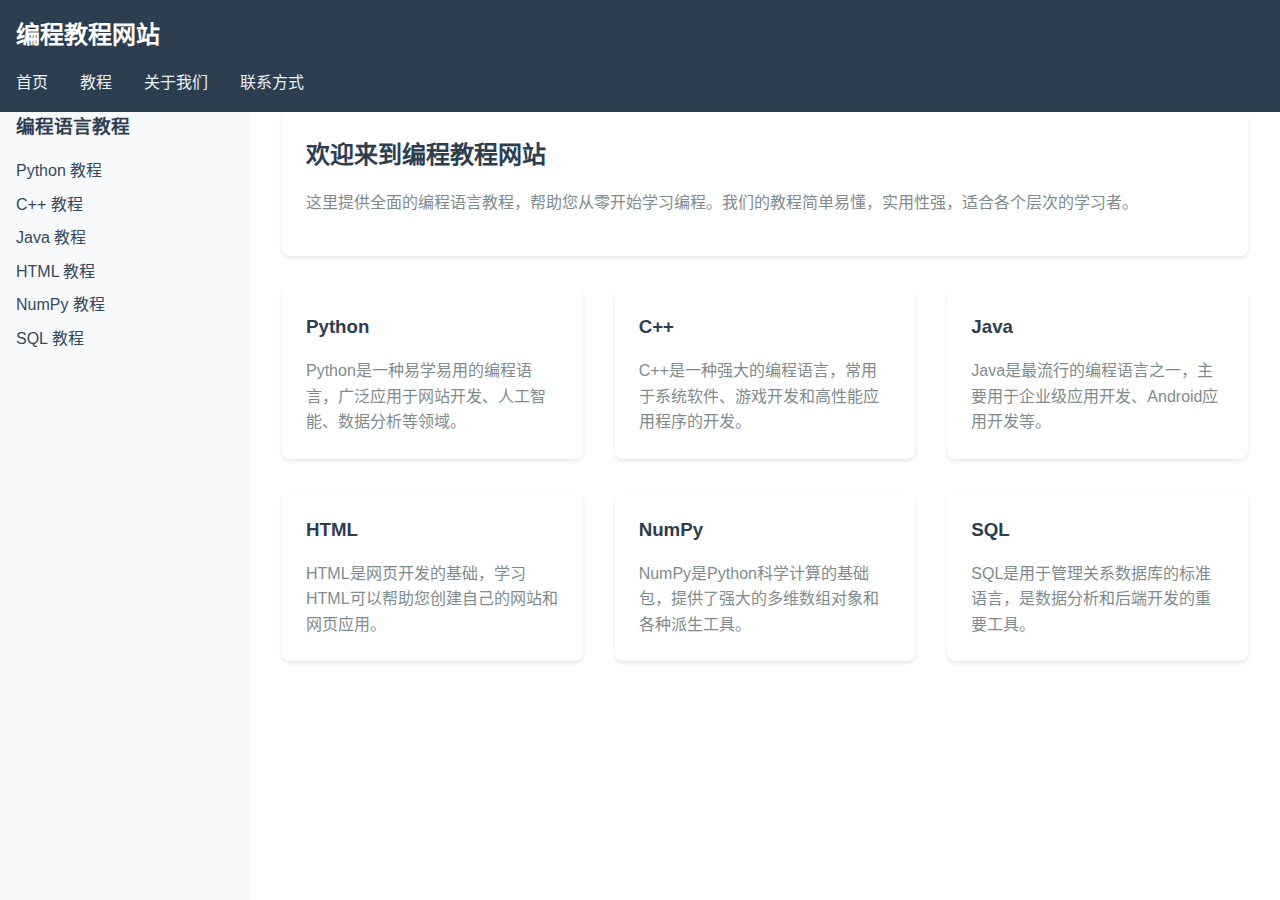
<file: index.html>
<!DOCTYPE html>
<html lang="zh-CN">
<head>
    <meta charset="UTF-8">
    <meta name="viewport" content="width=device-width, initial-scale=1.0">
    <title>编程教程网站 - 学习编程的最佳平台</title>
    <link rel="stylesheet" href="styles.css">
</head>
<body>
    <nav class="navbar">
        <a href="index.html" class="navbar-brand">编程教程网站</a>
        <ul class="nav-links">
            <li><a href="#">首页</a></li>
            <li><a href="#">教程</a></li>
            <li><a href="#">关于我们</a></li>
            <li><a href="#">联系方式</a></li>
        </ul>
    </nav>

    <aside class="sidebar">
        <h3>编程语言教程</h3>
        <ul>
            <li><a href="python/index.html">Python 教程</a></li>
            <li><a href="cpp/index.html">C++ 教程</a></li>
            <li><a href="java/index.html">Java 教程</a></li>
            <li><a href="html/index.html">HTML 教程</a></li>
            <li><a href="numpy/index.html">NumPy 教程</a></li>
            <li><a href="sql/index.html">SQL 教程</a></li>
        </ul>
    </aside>

    <main class="main-content">
        <div class="card">
            <h2>欢迎来到编程教程网站</h2>
            <p>这里提供全面的编程语言教程，帮助您从零开始学习编程。我们的教程简单易懂，实用性强，适合各个层次的学习者。</p>
        </div>

        <div class="language-section">
            <div class="language-card">
                <h3>Python</h3>
                <p>Python是一种易学易用的编程语言，广泛应用于网站开发、人工智能、数据分析等领域。</p>
            </div>

            <div class="language-card">
                <h3>C++</h3>
                <p>C++是一种强大的编程语言，常用于系统软件、游戏开发和高性能应用程序的开发。</p>
            </div>

            <div class="language-card">
                <h3>Java</h3>
                <p>Java是最流行的编程语言之一，主要用于企业级应用开发、Android应用开发等。</p>
            </div>

            <div class="language-card">
                <h3>HTML</h3>
                <p>HTML是网页开发的基础，学习HTML可以帮助您创建自己的网站和网页应用。</p>
            </div>

            <div class="language-card">
                <h3>NumPy</h3>
                <p>NumPy是Python科学计算的基础包，提供了强大的多维数组对象和各种派生工具。</p>
            </div>

            <div class="language-card">
                <h3>SQL</h3>
                <p>SQL是用于管理关系数据库的标准语言，是数据分析和后端开发的重要工具。</p>
            </div>
        </div>
    </main>
</body>
</html>
</file>
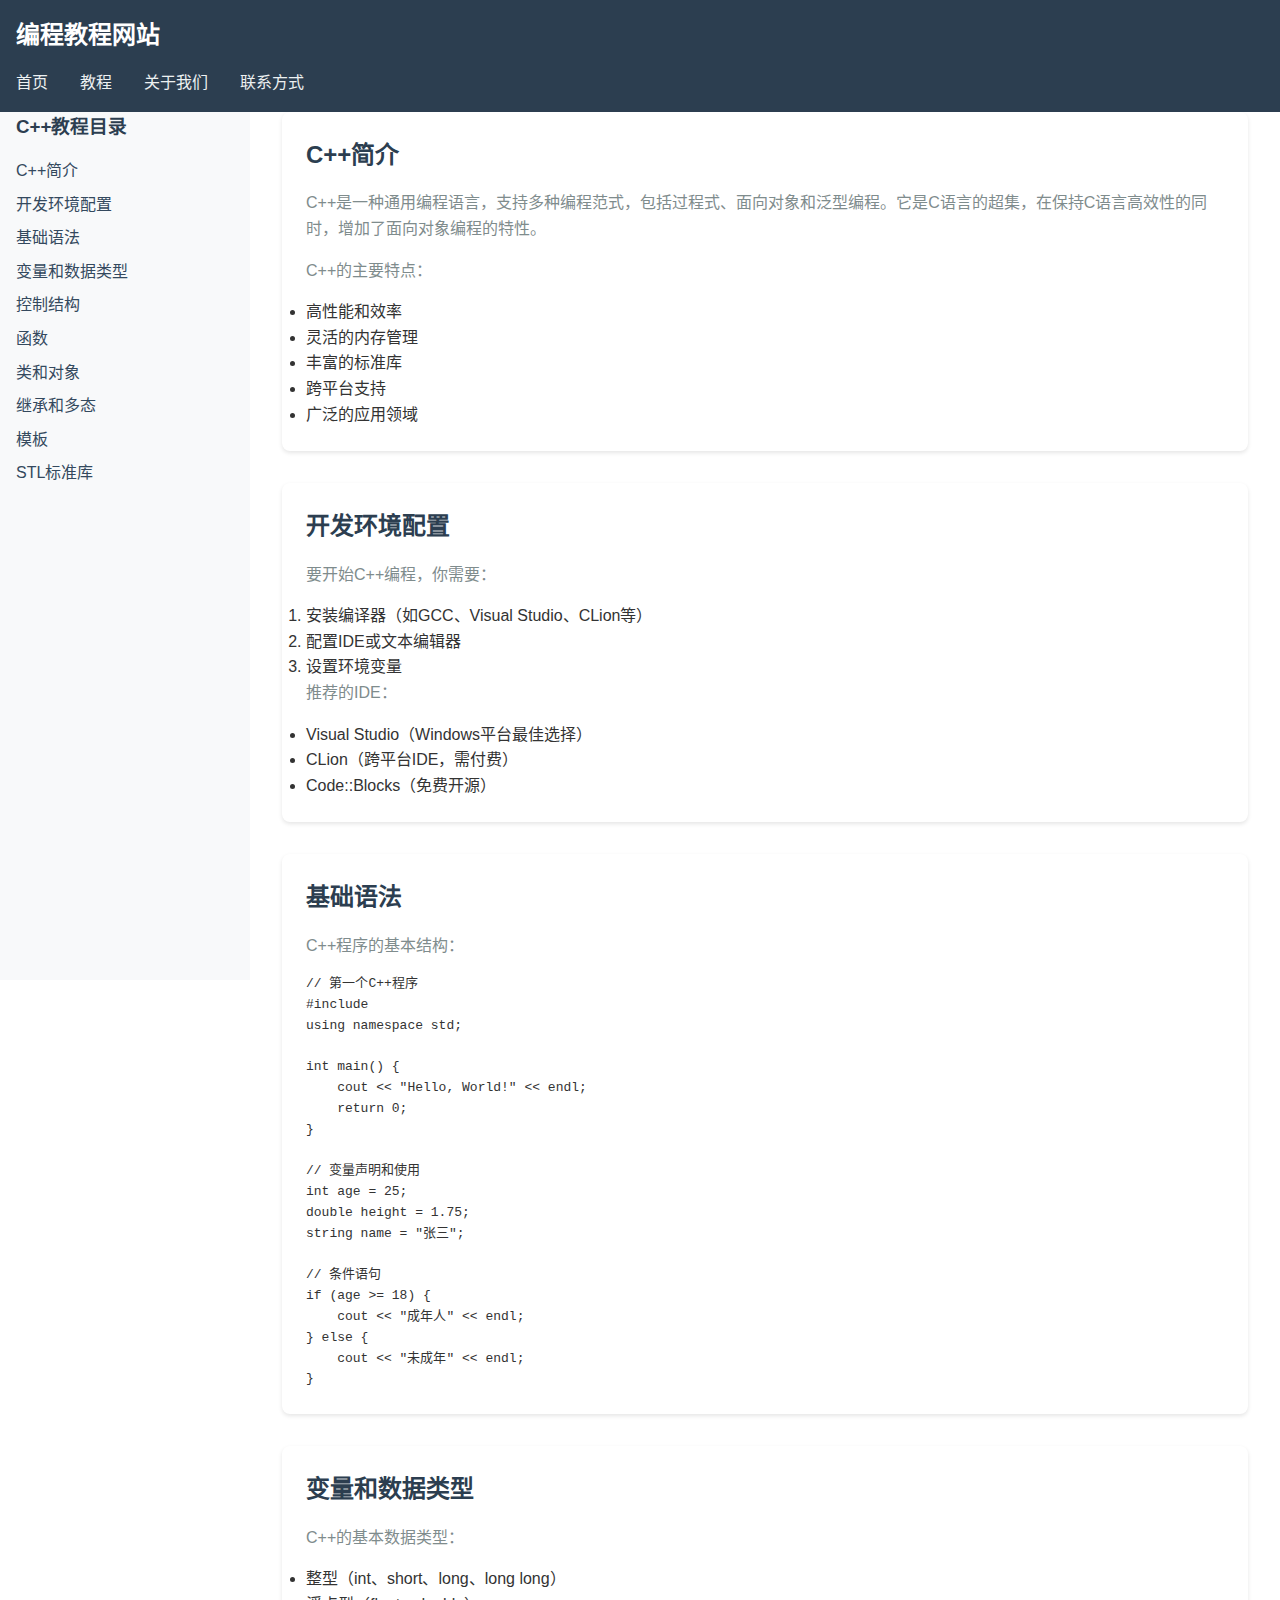
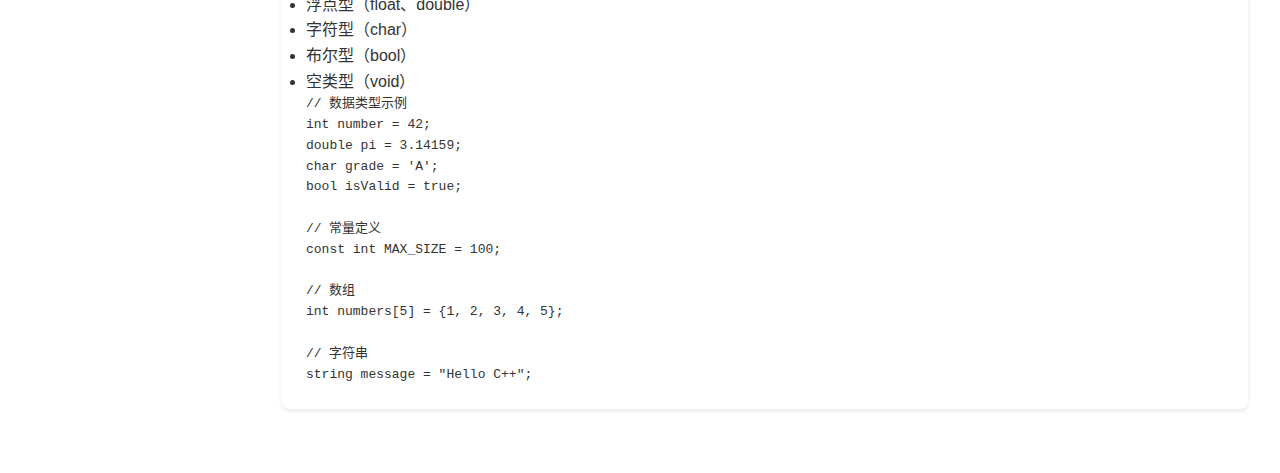
<file: cpp/index.html>
<!DOCTYPE html>
<html lang="zh-CN">
<head>
    <meta charset="UTF-8">
    <meta name="viewport" content="width=device-width, initial-scale=1.0">
    <title>C++教程 - 编程教程网站</title>
    <link rel="stylesheet" href="../styles.css">
</head>
<body>
    <nav class="navbar">
        <a href="../index.html" class="navbar-brand">编程教程网站</a>
        <ul class="nav-links">
            <li><a href="../index.html">首页</a></li>
            <li><a href="#">教程</a></li>
            <li><a href="#">关于我们</a></li>
            <li><a href="#">联系方式</a></li>
        </ul>
    </nav>

    <aside class="sidebar">
        <h3>C++教程目录</h3>
        <ul>
            <li><a href="#intro">C++简介</a></li>
            <li><a href="#environment">开发环境配置</a></li>
            <li><a href="#basic">基础语法</a></li>
            <li><a href="#variables">变量和数据类型</a></li>
            <li><a href="#control">控制结构</a></li>
            <li><a href="#functions">函数</a></li>
            <li><a href="#classes">类和对象</a></li>
            <li><a href="#inheritance">继承和多态</a></li>
            <li><a href="#templates">模板</a></li>
            <li><a href="#stl">STL标准库</a></li>
        </ul>
    </aside>

    <main class="main-content">
        <div class="card" id="intro">
            <h2>C++简介</h2>
            <p>C++是一种通用编程语言，支持多种编程范式，包括过程式、面向对象和泛型编程。它是C语言的超集，在保持C语言高效性的同时，增加了面向对象编程的特性。</p>
            <p>C++的主要特点：</p>
            <ul>
                <li>高性能和效率</li>
                <li>灵活的内存管理</li>
                <li>丰富的标准库</li>
                <li>跨平台支持</li>
                <li>广泛的应用领域</li>
            </ul>
        </div>

        <div class="card" id="environment">
            <h2>开发环境配置</h2>
            <p>要开始C++编程，你需要：</p>
            <ol>
                <li>安装编译器（如GCC、Visual Studio、CLion等）</li>
                <li>配置IDE或文本编辑器</li>
                <li>设置环境变量</li>
            </ol>
            <p>推荐的IDE：</p>
            <ul>
                <li>Visual Studio（Windows平台最佳选择）</li>
                <li>CLion（跨平台IDE，需付费）</li>
                <li>Code::Blocks（免费开源）</li>
            </ul>
        </div>

        <div class="card" id="basic">
            <h2>基础语法</h2>
            <p>C++程序的基本结构：</p>
            <pre><code>// 第一个C++程序
#include <iostream>
using namespace std;

int main() {
    cout << "Hello, World!" << endl;
    return 0;
}

// 变量声明和使用
int age = 25;
double height = 1.75;
string name = "张三";

// 条件语句
if (age >= 18) {
    cout << "成年人" << endl;
} else {
    cout << "未成年" << endl;
}</code></pre>
        </div>

        <div class="card" id="variables">
            <h2>变量和数据类型</h2>
            <p>C++的基本数据类型：</p>
            <ul>
                <li>整型（int、short、long、long long）</li>
                <li>浮点型（float、double）</li>
                <li>字符型（char）</li>
                <li>布尔型（bool）</li>
                <li>空类型（void）</li>
            </ul>
            <pre><code>// 数据类型示例
int number = 42;
double pi = 3.14159;
char grade = 'A';
bool isValid = true;

// 常量定义
const int MAX_SIZE = 100;

// 数组
int numbers[5] = {1, 2, 3, 4, 5};

// 字符串
string message = "Hello C++";</code></pre>
        </div>
    </main>
</body>
</html>
</file>
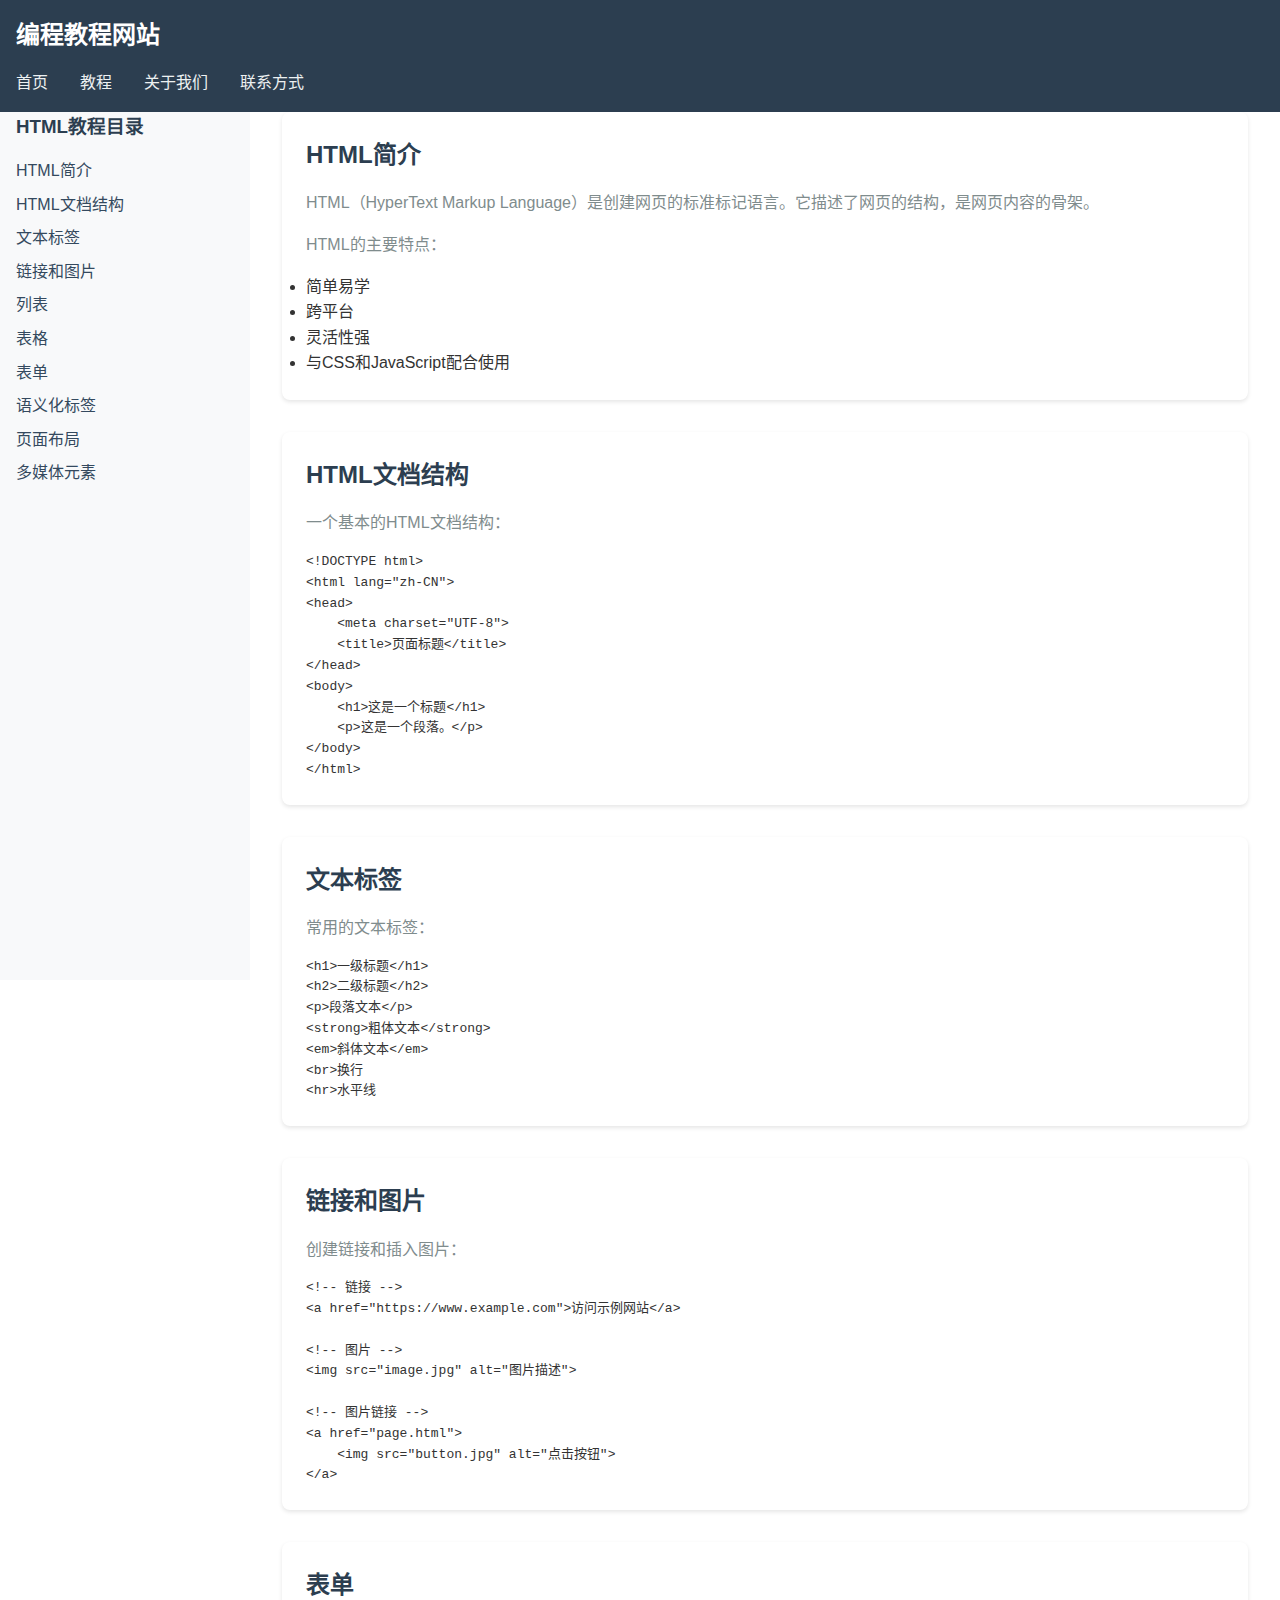
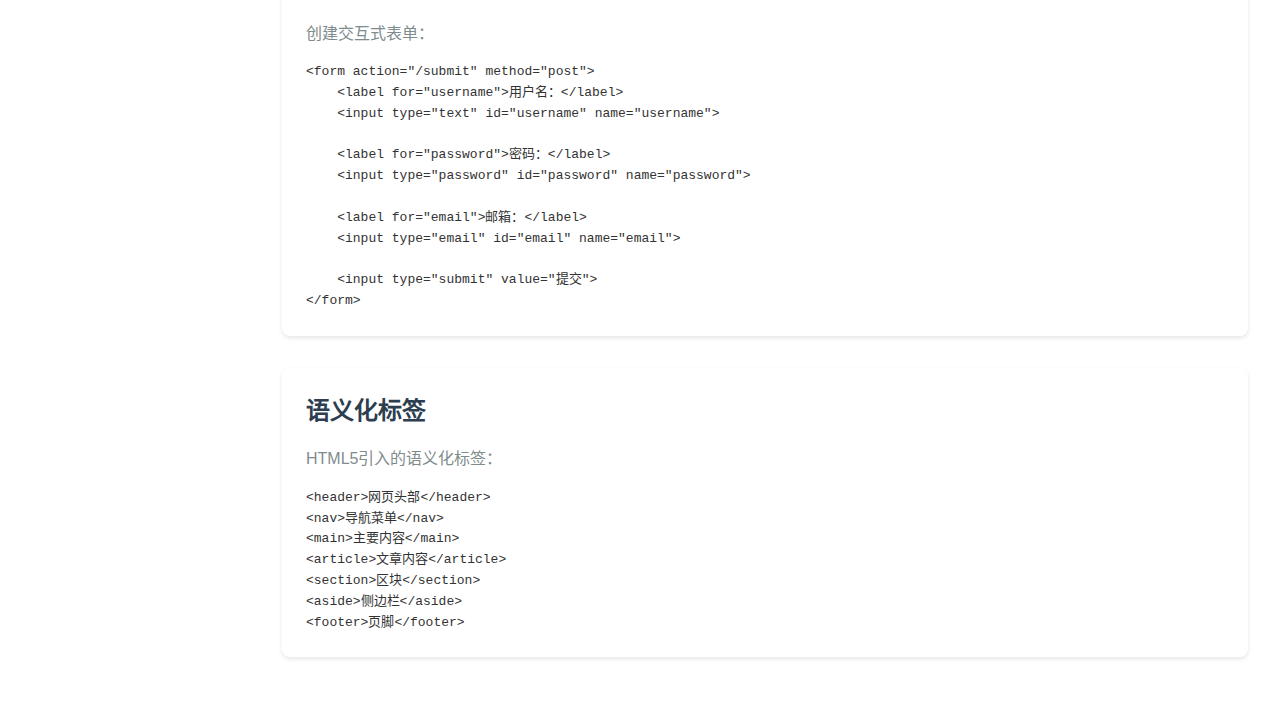
<file: html/index.html>
<!DOCTYPE html>
<html lang="zh-CN">
<head>
    <meta charset="UTF-8">
    <meta name="viewport" content="width=device-width, initial-scale=1.0">
    <title>HTML教程 - 编程教程网站</title>
    <link rel="stylesheet" href="../styles.css">
</head>
<body>
    <nav class="navbar">
        <a href="../index.html" class="navbar-brand">编程教程网站</a>
        <ul class="nav-links">
            <li><a href="../index.html">首页</a></li>
            <li><a href="#">教程</a></li>
            <li><a href="#">关于我们</a></li>
            <li><a href="#">联系方式</a></li>
        </ul>
    </nav>

    <aside class="sidebar">
        <h3>HTML教程目录</h3>
        <ul>
            <li><a href="#intro">HTML简介</a></li>
            <li><a href="#structure">HTML文档结构</a></li>
            <li><a href="#text">文本标签</a></li>
            <li><a href="#links">链接和图片</a></li>
            <li><a href="#lists">列表</a></li>
            <li><a href="#tables">表格</a></li>
            <li><a href="#forms">表单</a></li>
            <li><a href="#semantic">语义化标签</a></li>
            <li><a href="#layout">页面布局</a></li>
            <li><a href="#media">多媒体元素</a></li>
        </ul>
    </aside>

    <main class="main-content">
        <div class="card" id="intro">
            <h2>HTML简介</h2>
            <p>HTML（HyperText Markup Language）是创建网页的标准标记语言。它描述了网页的结构，是网页内容的骨架。</p>
            <p>HTML的主要特点：</p>
            <ul>
                <li>简单易学</li>
                <li>跨平台</li>
                <li>灵活性强</li>
                <li>与CSS和JavaScript配合使用</li>
            </ul>
        </div>

        <div class="card" id="structure">
            <h2>HTML文档结构</h2>
            <p>一个基本的HTML文档结构：</p>
            <pre><code>&lt;!DOCTYPE html&gt;
&lt;html lang="zh-CN"&gt;
&lt;head&gt;
    &lt;meta charset="UTF-8"&gt;
    &lt;title&gt;页面标题&lt;/title&gt;
&lt;/head&gt;
&lt;body&gt;
    &lt;h1&gt;这是一个标题&lt;/h1&gt;
    &lt;p&gt;这是一个段落。&lt;/p&gt;
&lt;/body&gt;
&lt;/html&gt;</code></pre>
        </div>

        <div class="card" id="text">
            <h2>文本标签</h2>
            <p>常用的文本标签：</p>
            <pre><code>&lt;h1&gt;一级标题&lt;/h1&gt;
&lt;h2&gt;二级标题&lt;/h2&gt;
&lt;p&gt;段落文本&lt;/p&gt;
&lt;strong&gt;粗体文本&lt;/strong&gt;
&lt;em&gt;斜体文本&lt;/em&gt;
&lt;br&gt;换行
&lt;hr&gt;水平线</code></pre>
        </div>

        <div class="card" id="links">
            <h2>链接和图片</h2>
            <p>创建链接和插入图片：</p>
            <pre><code>&lt;!-- 链接 --&gt;
&lt;a href="https://www.example.com"&gt;访问示例网站&lt;/a&gt;

&lt;!-- 图片 --&gt;
&lt;img src="image.jpg" alt="图片描述"&gt;

&lt;!-- 图片链接 --&gt;
&lt;a href="page.html"&gt;
    &lt;img src="button.jpg" alt="点击按钮"&gt;
&lt;/a&gt;</code></pre>
        </div>

        <div class="card" id="forms">
            <h2>表单</h2>
            <p>创建交互式表单：</p>
            <pre><code>&lt;form action="/submit" method="post"&gt;
    &lt;label for="username"&gt;用户名：&lt;/label&gt;
    &lt;input type="text" id="username" name="username"&gt;

    &lt;label for="password"&gt;密码：&lt;/label&gt;
    &lt;input type="password" id="password" name="password"&gt;

    &lt;label for="email"&gt;邮箱：&lt;/label&gt;
    &lt;input type="email" id="email" name="email"&gt;

    &lt;input type="submit" value="提交"&gt;
&lt;/form&gt;</code></pre>
        </div>

        <div class="card" id="semantic">
            <h2>语义化标签</h2>
            <p>HTML5引入的语义化标签：</p>
            <pre><code>&lt;header&gt;网页头部&lt;/header&gt;
&lt;nav&gt;导航菜单&lt;/nav&gt;
&lt;main&gt;主要内容&lt;/main&gt;
&lt;article&gt;文章内容&lt;/article&gt;
&lt;section&gt;区块&lt;/section&gt;
&lt;aside&gt;侧边栏&lt;/aside&gt;
&lt;footer&gt;页脚&lt;/footer&gt;</code></pre>
        </div>
    </main>
</body>
</html>
</file>
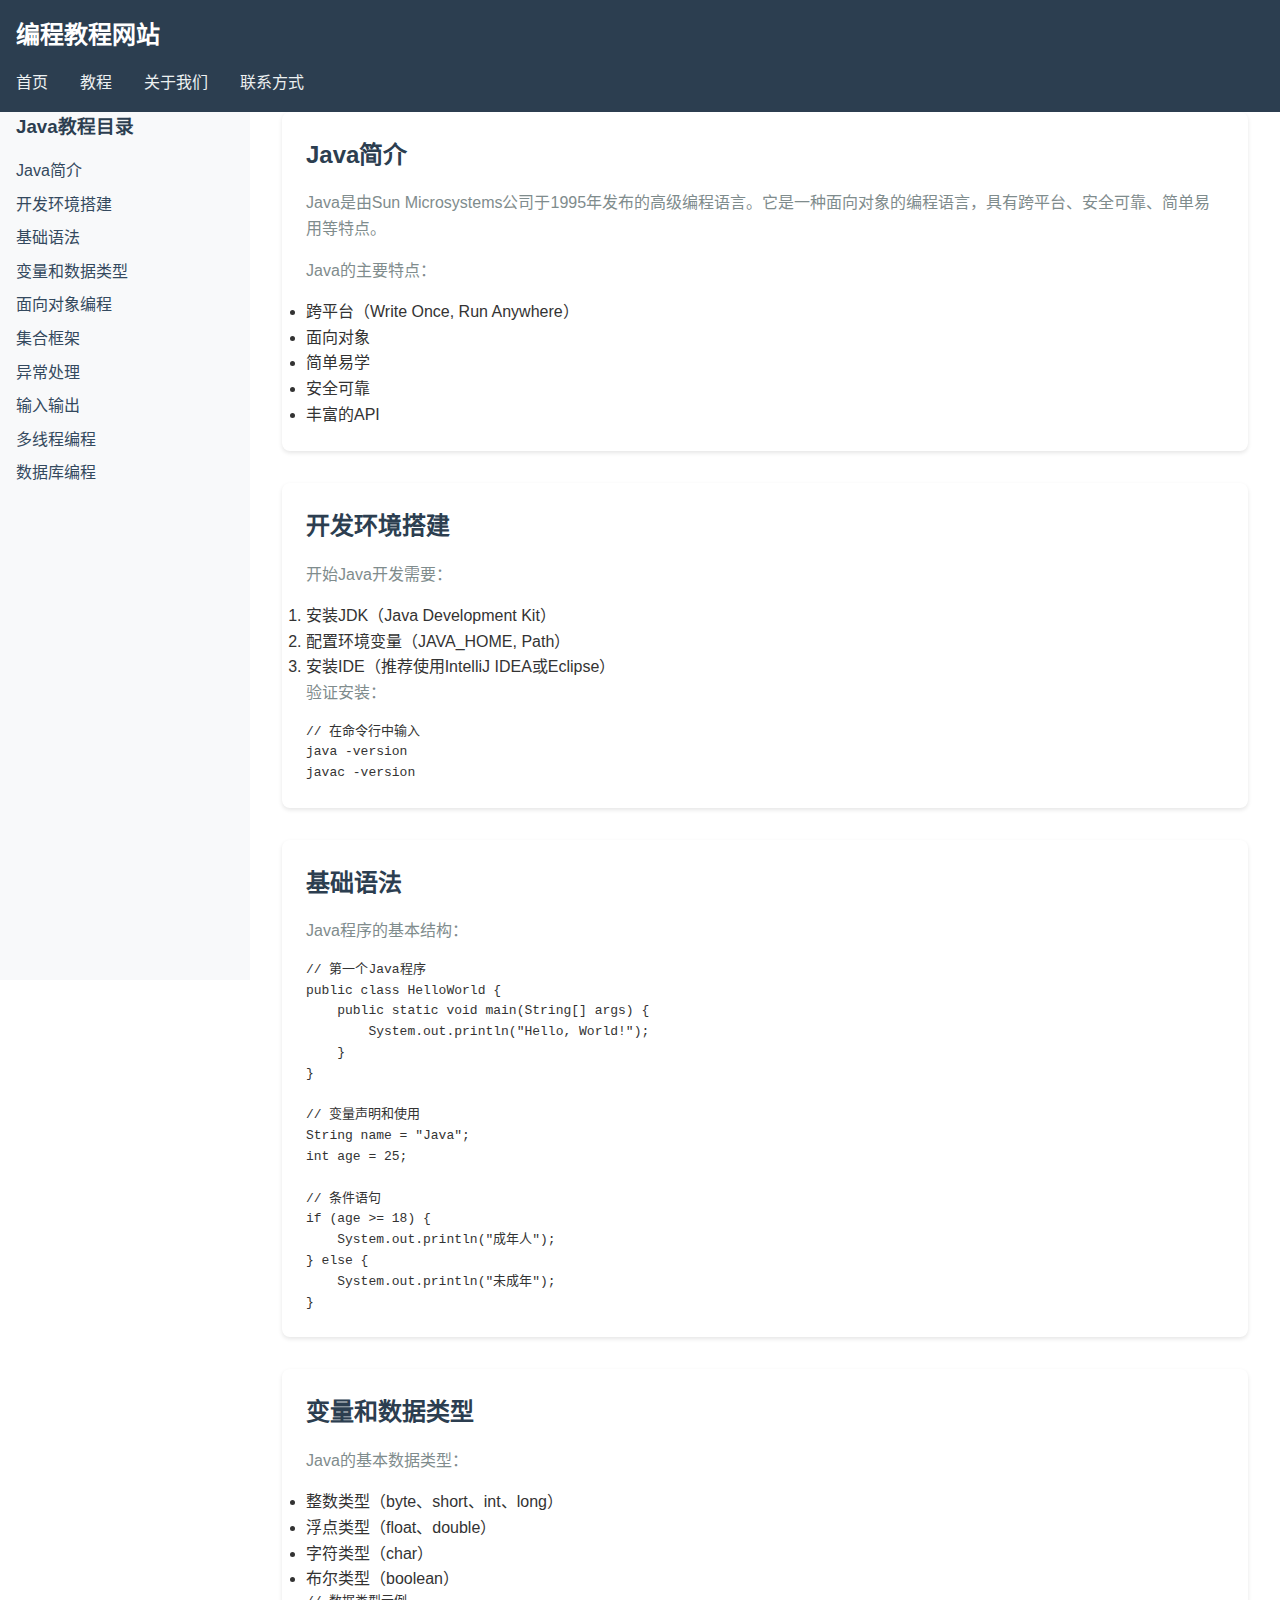
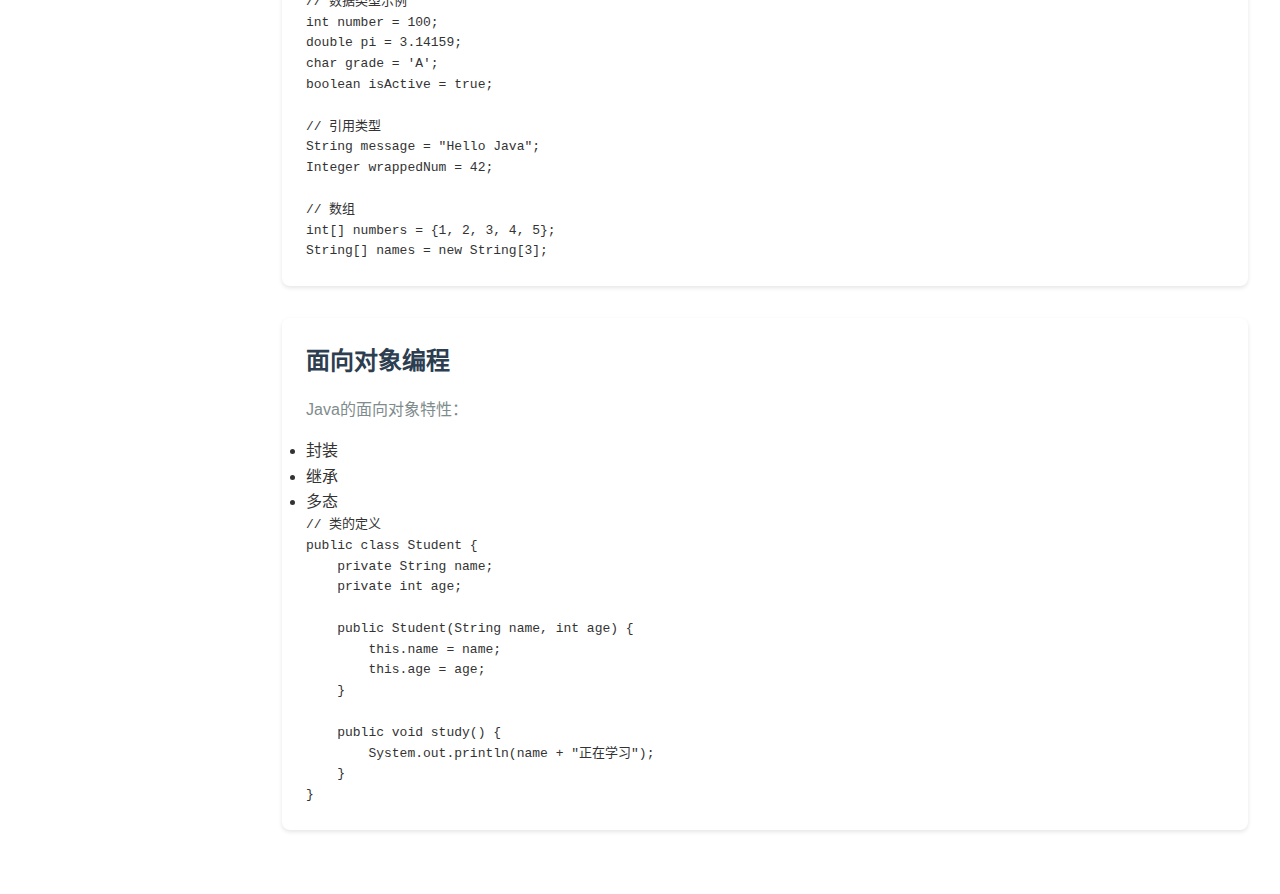
<file: java/index.html>
<!DOCTYPE html>
<html lang="zh-CN">
<head>
    <meta charset="UTF-8">
    <meta name="viewport" content="width=device-width, initial-scale=1.0">
    <title>Java教程 - 编程教程网站</title>
    <link rel="stylesheet" href="../styles.css">
</head>
<body>
    <nav class="navbar">
        <a href="../index.html" class="navbar-brand">编程教程网站</a>
        <ul class="nav-links">
            <li><a href="../index.html">首页</a></li>
            <li><a href="#">教程</a></li>
            <li><a href="#">关于我们</a></li>
            <li><a href="#">联系方式</a></li>
        </ul>
    </nav>

    <aside class="sidebar">
        <h3>Java教程目录</h3>
        <ul>
            <li><a href="#intro">Java简介</a></li>
            <li><a href="#setup">开发环境搭建</a></li>
            <li><a href="#basic">基础语法</a></li>
            <li><a href="#variables">变量和数据类型</a></li>
            <li><a href="#oop">面向对象编程</a></li>
            <li><a href="#collections">集合框架</a></li>
            <li><a href="#exceptions">异常处理</a></li>
            <li><a href="#io">输入输出</a></li>
            <li><a href="#threads">多线程编程</a></li>
            <li><a href="#jdbc">数据库编程</a></li>
        </ul>
    </aside>

    <main class="main-content">
        <div class="card" id="intro">
            <h2>Java简介</h2>
            <p>Java是由Sun Microsystems公司于1995年发布的高级编程语言。它是一种面向对象的编程语言，具有跨平台、安全可靠、简单易用等特点。</p>
            <p>Java的主要特点：</p>
            <ul>
                <li>跨平台（Write Once, Run Anywhere）</li>
                <li>面向对象</li>
                <li>简单易学</li>
                <li>安全可靠</li>
                <li>丰富的API</li>
            </ul>
        </div>

        <div class="card" id="setup">
            <h2>开发环境搭建</h2>
            <p>开始Java开发需要：</p>
            <ol>
                <li>安装JDK（Java Development Kit）</li>
                <li>配置环境变量（JAVA_HOME, Path）</li>
                <li>安装IDE（推荐使用IntelliJ IDEA或Eclipse）</li>
            </ol>
            <p>验证安装：</p>
            <pre><code>// 在命令行中输入
java -version
javac -version</code></pre>
        </div>

        <div class="card" id="basic">
            <h2>基础语法</h2>
            <p>Java程序的基本结构：</p>
            <pre><code>// 第一个Java程序
public class HelloWorld {
    public static void main(String[] args) {
        System.out.println("Hello, World!");
    }
}

// 变量声明和使用
String name = "Java";
int age = 25;

// 条件语句
if (age >= 18) {
    System.out.println("成年人");
} else {
    System.out.println("未成年");
}</code></pre>
        </div>

        <div class="card" id="variables">
            <h2>变量和数据类型</h2>
            <p>Java的基本数据类型：</p>
            <ul>
                <li>整数类型（byte、short、int、long）</li>
                <li>浮点类型（float、double）</li>
                <li>字符类型（char）</li>
                <li>布尔类型（boolean）</li>
            </ul>
            <pre><code>// 数据类型示例
int number = 100;
double pi = 3.14159;
char grade = 'A';
boolean isActive = true;

// 引用类型
String message = "Hello Java";
Integer wrappedNum = 42;

// 数组
int[] numbers = {1, 2, 3, 4, 5};
String[] names = new String[3];</code></pre>
        </div>

        <div class="card" id="oop">
            <h2>面向对象编程</h2>
            <p>Java的面向对象特性：</p>
            <ul>
                <li>封装</li>
                <li>继承</li>
                <li>多态</li>
            </ul>
            <pre><code>// 类的定义
public class Student {
    private String name;
    private int age;

    public Student(String name, int age) {
        this.name = name;
        this.age = age;
    }

    public void study() {
        System.out.println(name + "正在学习");
    }
}</code></pre>
        </div>
    </main>
</body>
</html>
</file>
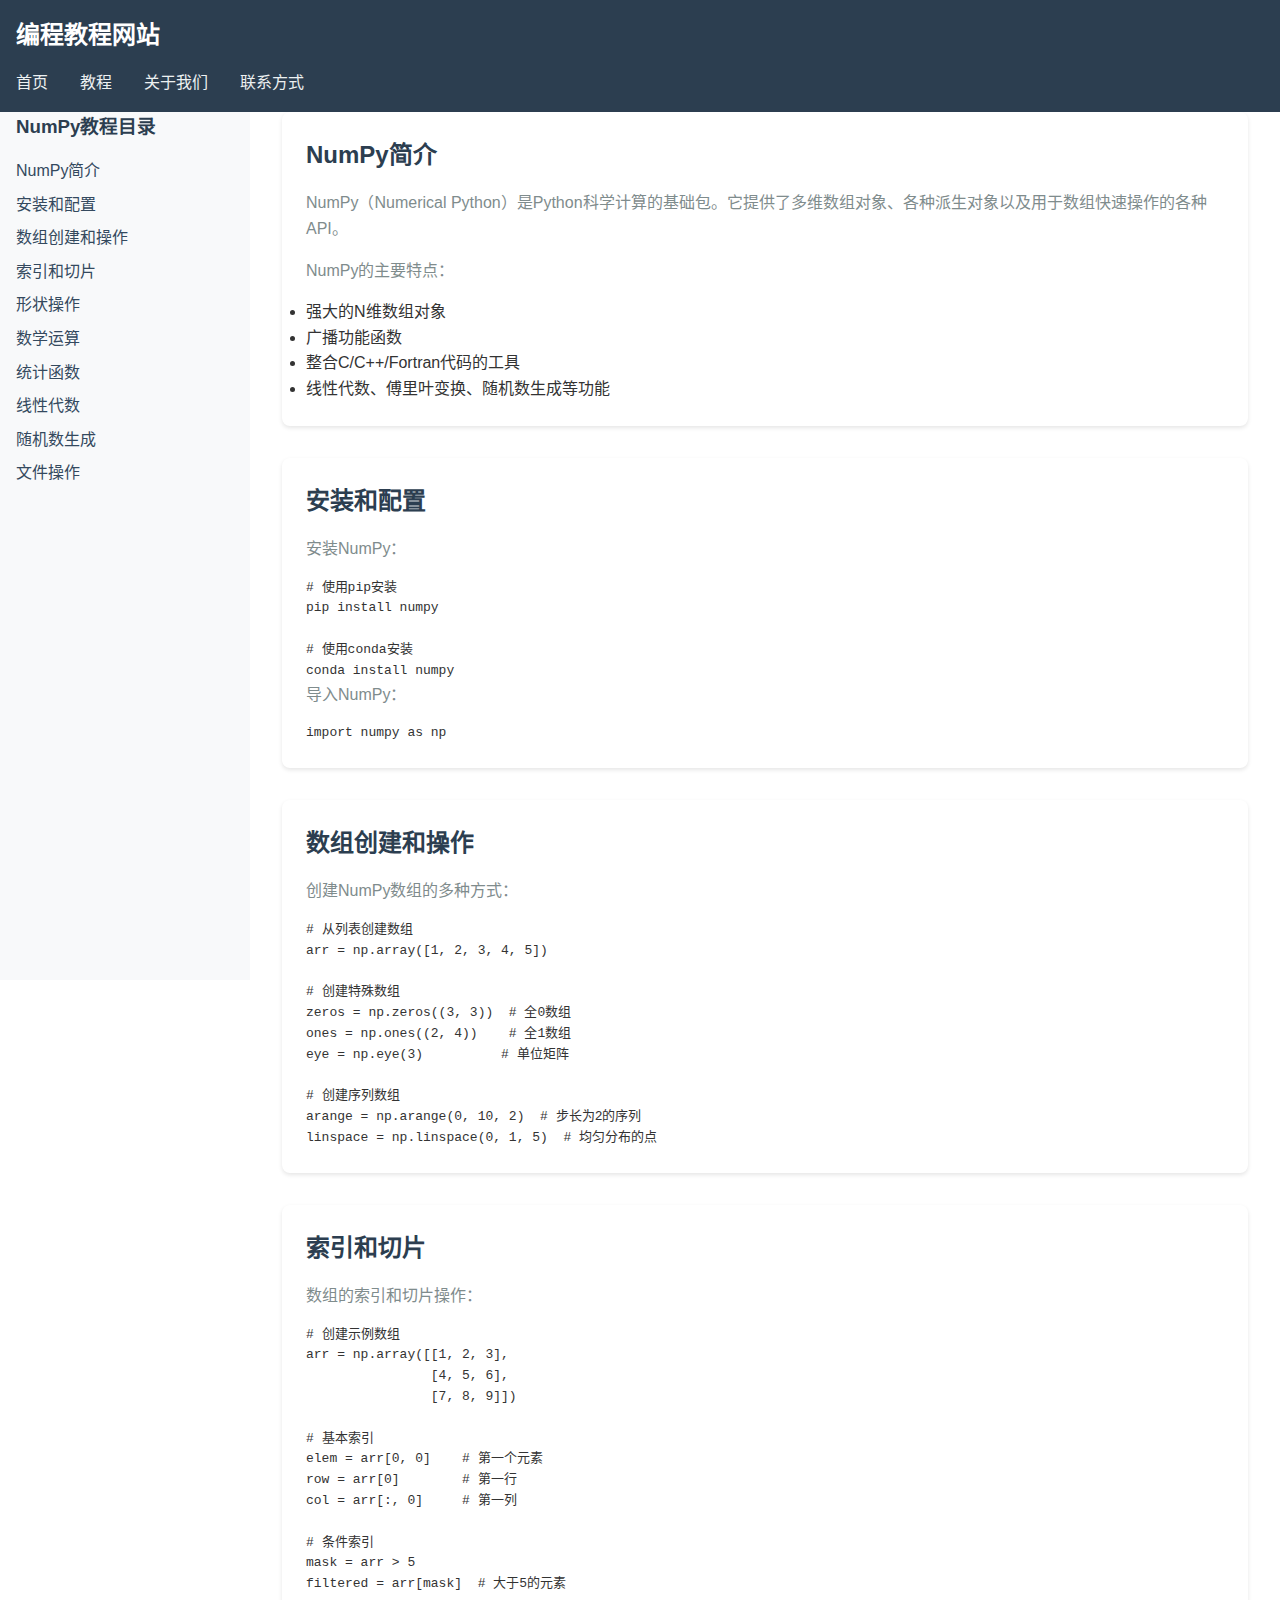
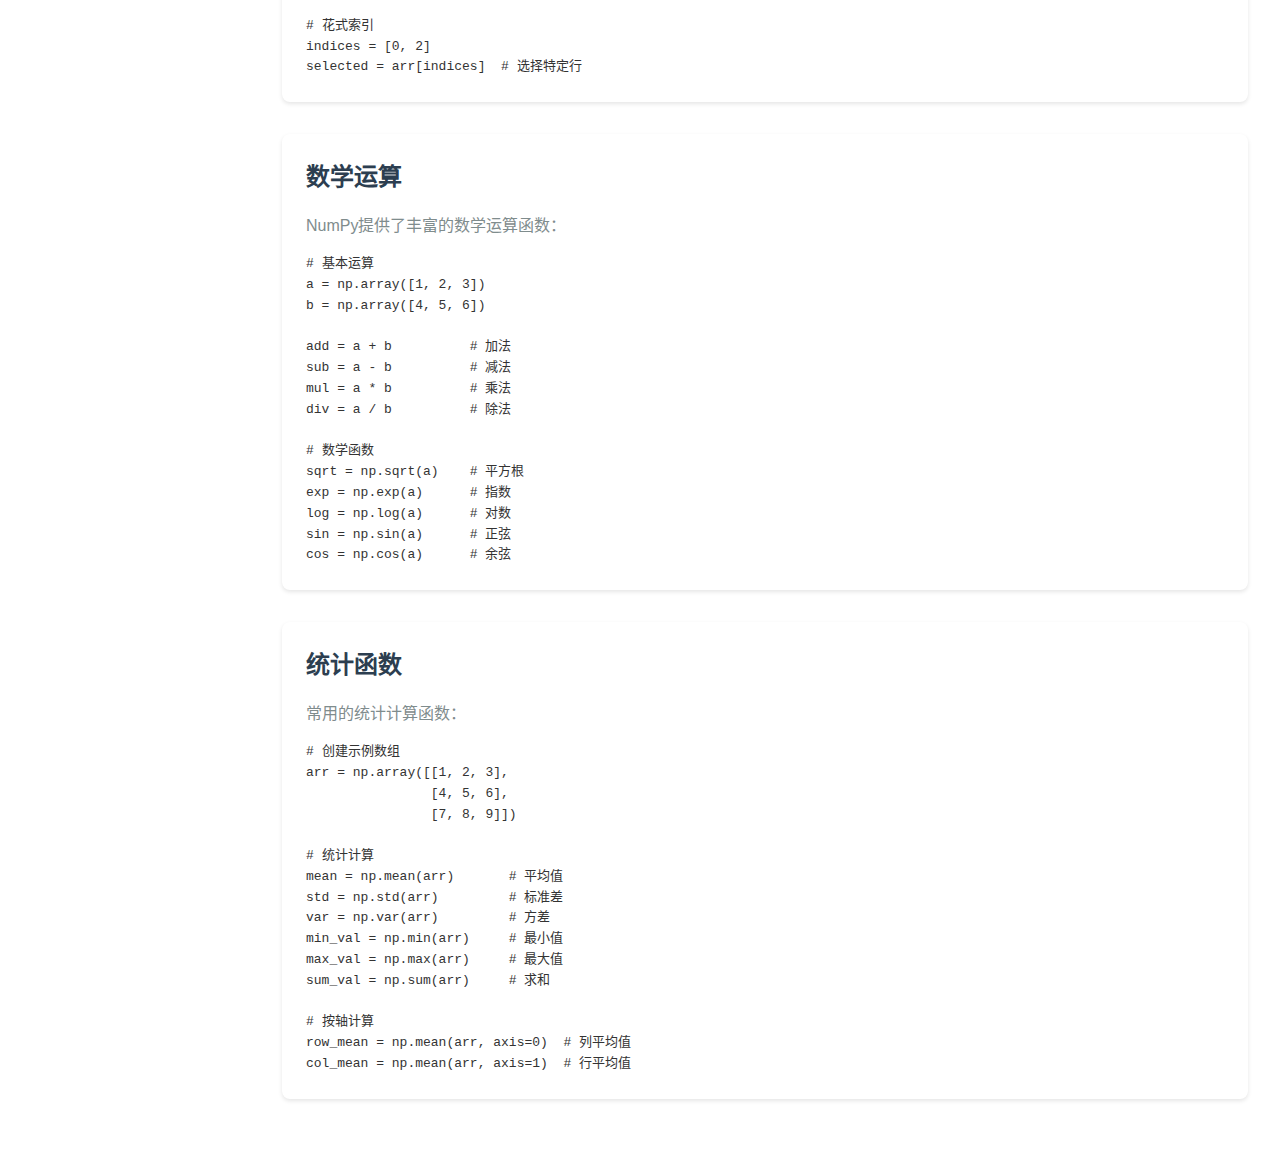
<file: numpy/index.html>
<!DOCTYPE html>
<html lang="zh-CN">
<head>
    <meta charset="UTF-8">
    <meta name="viewport" content="width=device-width, initial-scale=1.0">
    <title>NumPy教程 - 编程教程网站</title>
    <link rel="stylesheet" href="../styles.css">
</head>
<body>
    <nav class="navbar">
        <a href="../index.html" class="navbar-brand">编程教程网站</a>
        <ul class="nav-links">
            <li><a href="../index.html">首页</a></li>
            <li><a href="#">教程</a></li>
            <li><a href="#">关于我们</a></li>
            <li><a href="#">联系方式</a></li>
        </ul>
    </nav>

    <aside class="sidebar">
        <h3>NumPy教程目录</h3>
        <ul>
            <li><a href="#intro">NumPy简介</a></li>
            <li><a href="#install">安装和配置</a></li>
            <li><a href="#array">数组创建和操作</a></li>
            <li><a href="#indexing">索引和切片</a></li>
            <li><a href="#shape">形状操作</a></li>
            <li><a href="#math">数学运算</a></li>
            <li><a href="#stats">统计函数</a></li>
            <li><a href="#linear">线性代数</a></li>
            <li><a href="#random">随机数生成</a></li>
            <li><a href="#io">文件操作</a></li>
        </ul>
    </aside>

    <main class="main-content">
        <div class="card" id="intro">
            <h2>NumPy简介</h2>
            <p>NumPy（Numerical Python）是Python科学计算的基础包。它提供了多维数组对象、各种派生对象以及用于数组快速操作的各种API。</p>
            <p>NumPy的主要特点：</p>
            <ul>
                <li>强大的N维数组对象</li>
                <li>广播功能函数</li>
                <li>整合C/C++/Fortran代码的工具</li>
                <li>线性代数、傅里叶变换、随机数生成等功能</li>
            </ul>
        </div>

        <div class="card" id="install">
            <h2>安装和配置</h2>
            <p>安装NumPy：</p>
            <pre><code># 使用pip安装
pip install numpy

# 使用conda安装
conda install numpy</code></pre>
            <p>导入NumPy：</p>
            <pre><code>import numpy as np</code></pre>
        </div>

        <div class="card" id="array">
            <h2>数组创建和操作</h2>
            <p>创建NumPy数组的多种方式：</p>
            <pre><code># 从列表创建数组
arr = np.array([1, 2, 3, 4, 5])

# 创建特殊数组
zeros = np.zeros((3, 3))  # 全0数组
ones = np.ones((2, 4))    # 全1数组
eye = np.eye(3)          # 单位矩阵

# 创建序列数组
arange = np.arange(0, 10, 2)  # 步长为2的序列
linspace = np.linspace(0, 1, 5)  # 均匀分布的点</code></pre>
        </div>

        <div class="card" id="indexing">
            <h2>索引和切片</h2>
            <p>数组的索引和切片操作：</p>
            <pre><code># 创建示例数组
arr = np.array([[1, 2, 3],
                [4, 5, 6],
                [7, 8, 9]])

# 基本索引
elem = arr[0, 0]    # 第一个元素
row = arr[0]        # 第一行
col = arr[:, 0]     # 第一列

# 条件索引
mask = arr > 5
filtered = arr[mask]  # 大于5的元素

# 花式索引
indices = [0, 2]
selected = arr[indices]  # 选择特定行</code></pre>
        </div>

        <div class="card" id="math">
            <h2>数学运算</h2>
            <p>NumPy提供了丰富的数学运算函数：</p>
            <pre><code># 基本运算
a = np.array([1, 2, 3])
b = np.array([4, 5, 6])

add = a + b          # 加法
sub = a - b          # 减法
mul = a * b          # 乘法
div = a / b          # 除法

# 数学函数
sqrt = np.sqrt(a)    # 平方根
exp = np.exp(a)      # 指数
log = np.log(a)      # 对数
sin = np.sin(a)      # 正弦
cos = np.cos(a)      # 余弦</code></pre>
        </div>

        <div class="card" id="stats">
            <h2>统计函数</h2>
            <p>常用的统计计算函数：</p>
            <pre><code># 创建示例数组
arr = np.array([[1, 2, 3],
                [4, 5, 6],
                [7, 8, 9]])

# 统计计算
mean = np.mean(arr)       # 平均值
std = np.std(arr)         # 标准差
var = np.var(arr)         # 方差
min_val = np.min(arr)     # 最小值
max_val = np.max(arr)     # 最大值
sum_val = np.sum(arr)     # 求和

# 按轴计算
row_mean = np.mean(arr, axis=0)  # 列平均值
col_mean = np.mean(arr, axis=1)  # 行平均值</code></pre>
        </div>
    </main>
</body>
</html>
</file>
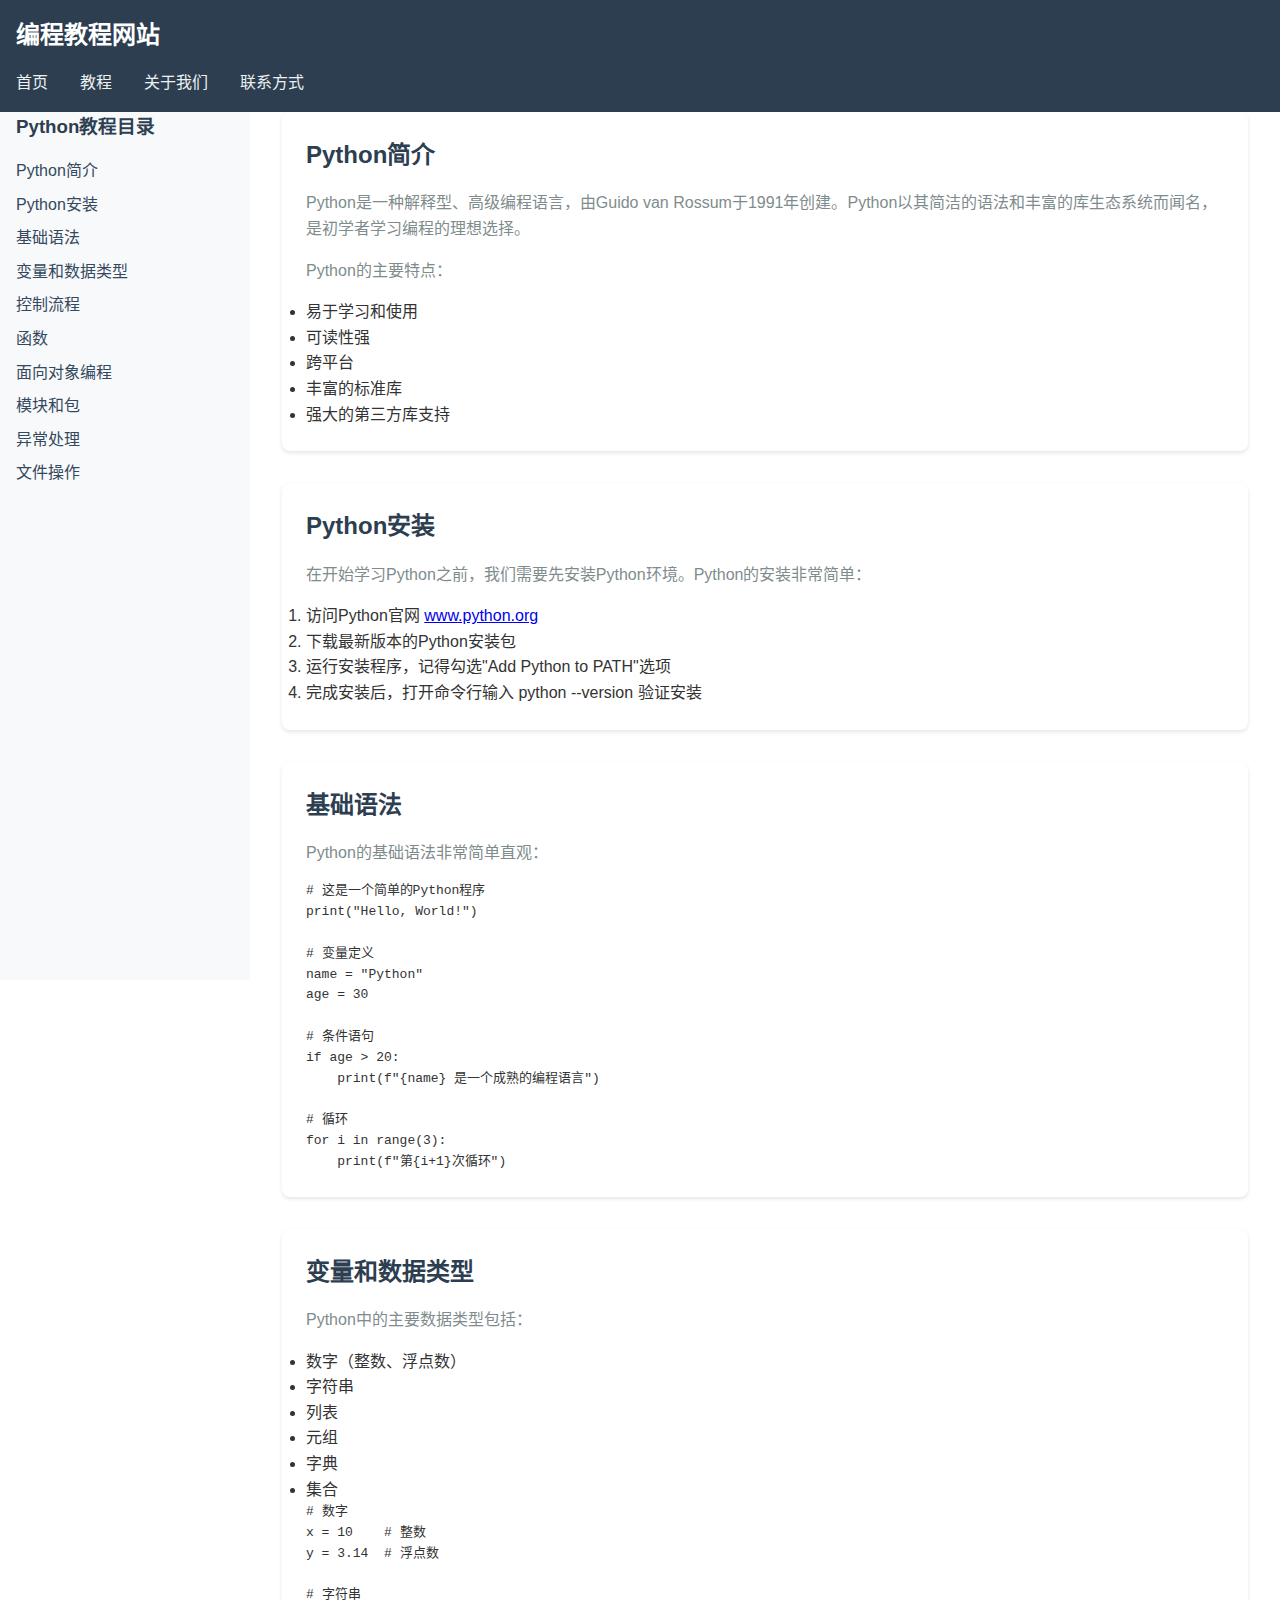
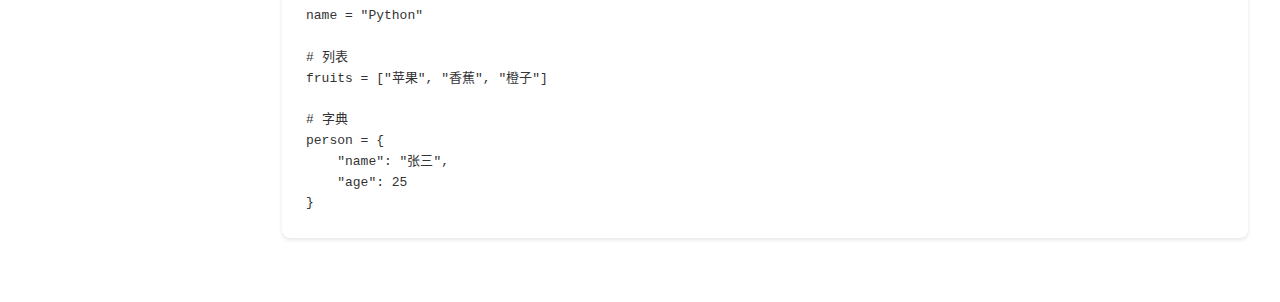
<file: python/index.html>
<!DOCTYPE html>
<html lang="zh-CN">
<head>
    <meta charset="UTF-8">
    <meta name="viewport" content="width=device-width, initial-scale=1.0">
    <title>Python教程 - 编程教程网站</title>
    <link rel="stylesheet" href="../styles.css">
</head>
<body>
    <nav class="navbar">
        <a href="../index.html" class="navbar-brand">编程教程网站</a>
        <ul class="nav-links">
            <li><a href="../index.html">首页</a></li>
            <li><a href="#">教程</a></li>
            <li><a href="#">关于我们</a></li>
            <li><a href="#">联系方式</a></li>
        </ul>
    </nav>

    <aside class="sidebar">
        <h3>Python教程目录</h3>
        <ul>
            <li><a href="#intro">Python简介</a></li>
            <li><a href="#install">Python安装</a></li>
            <li><a href="#basic">基础语法</a></li>
            <li><a href="#variables">变量和数据类型</a></li>
            <li><a href="#control">控制流程</a></li>
            <li><a href="#functions">函数</a></li>
            <li><a href="#oop">面向对象编程</a></li>
            <li><a href="#modules">模块和包</a></li>
            <li><a href="#exceptions">异常处理</a></li>
            <li><a href="#files">文件操作</a></li>
        </ul>
    </aside>

    <main class="main-content">
        <div class="card" id="intro">
            <h2>Python简介</h2>
            <p>Python是一种解释型、高级编程语言，由Guido van Rossum于1991年创建。Python以其简洁的语法和丰富的库生态系统而闻名，是初学者学习编程的理想选择。</p>
            <p>Python的主要特点：</p>
            <ul>
                <li>易于学习和使用</li>
                <li>可读性强</li>
                <li>跨平台</li>
                <li>丰富的标准库</li>
                <li>强大的第三方库支持</li>
            </ul>
        </div>

        <div class="card" id="install">
            <h2>Python安装</h2>
            <p>在开始学习Python之前，我们需要先安装Python环境。Python的安装非常简单：</p>
            <ol>
                <li>访问Python官网 <a href="https://www.python.org">www.python.org</a></li>
                <li>下载最新版本的Python安装包</li>
                <li>运行安装程序，记得勾选"Add Python to PATH"选项</li>
                <li>完成安装后，打开命令行输入 python --version 验证安装</li>
            </ol>
        </div>

        <div class="card" id="basic">
            <h2>基础语法</h2>
            <p>Python的基础语法非常简单直观：</p>
            <pre><code># 这是一个简单的Python程序
print("Hello, World!")

# 变量定义
name = "Python"
age = 30

# 条件语句
if age > 20:
    print(f"{name} 是一个成熟的编程语言")

# 循环
for i in range(3):
    print(f"第{i+1}次循环")</code></pre>
        </div>

        <div class="card" id="variables">
            <h2>变量和数据类型</h2>
            <p>Python中的主要数据类型包括：</p>
            <ul>
                <li>数字（整数、浮点数）</li>
                <li>字符串</li>
                <li>列表</li>
                <li>元组</li>
                <li>字典</li>
                <li>集合</li>
            </ul>
            <pre><code># 数字
x = 10    # 整数
y = 3.14  # 浮点数

# 字符串
name = "Python"

# 列表
fruits = ["苹果", "香蕉", "橙子"]

# 字典
person = {
    "name": "张三",
    "age": 25
}</code></pre>
        </div>
    </main>
</body>
</html>
</file>
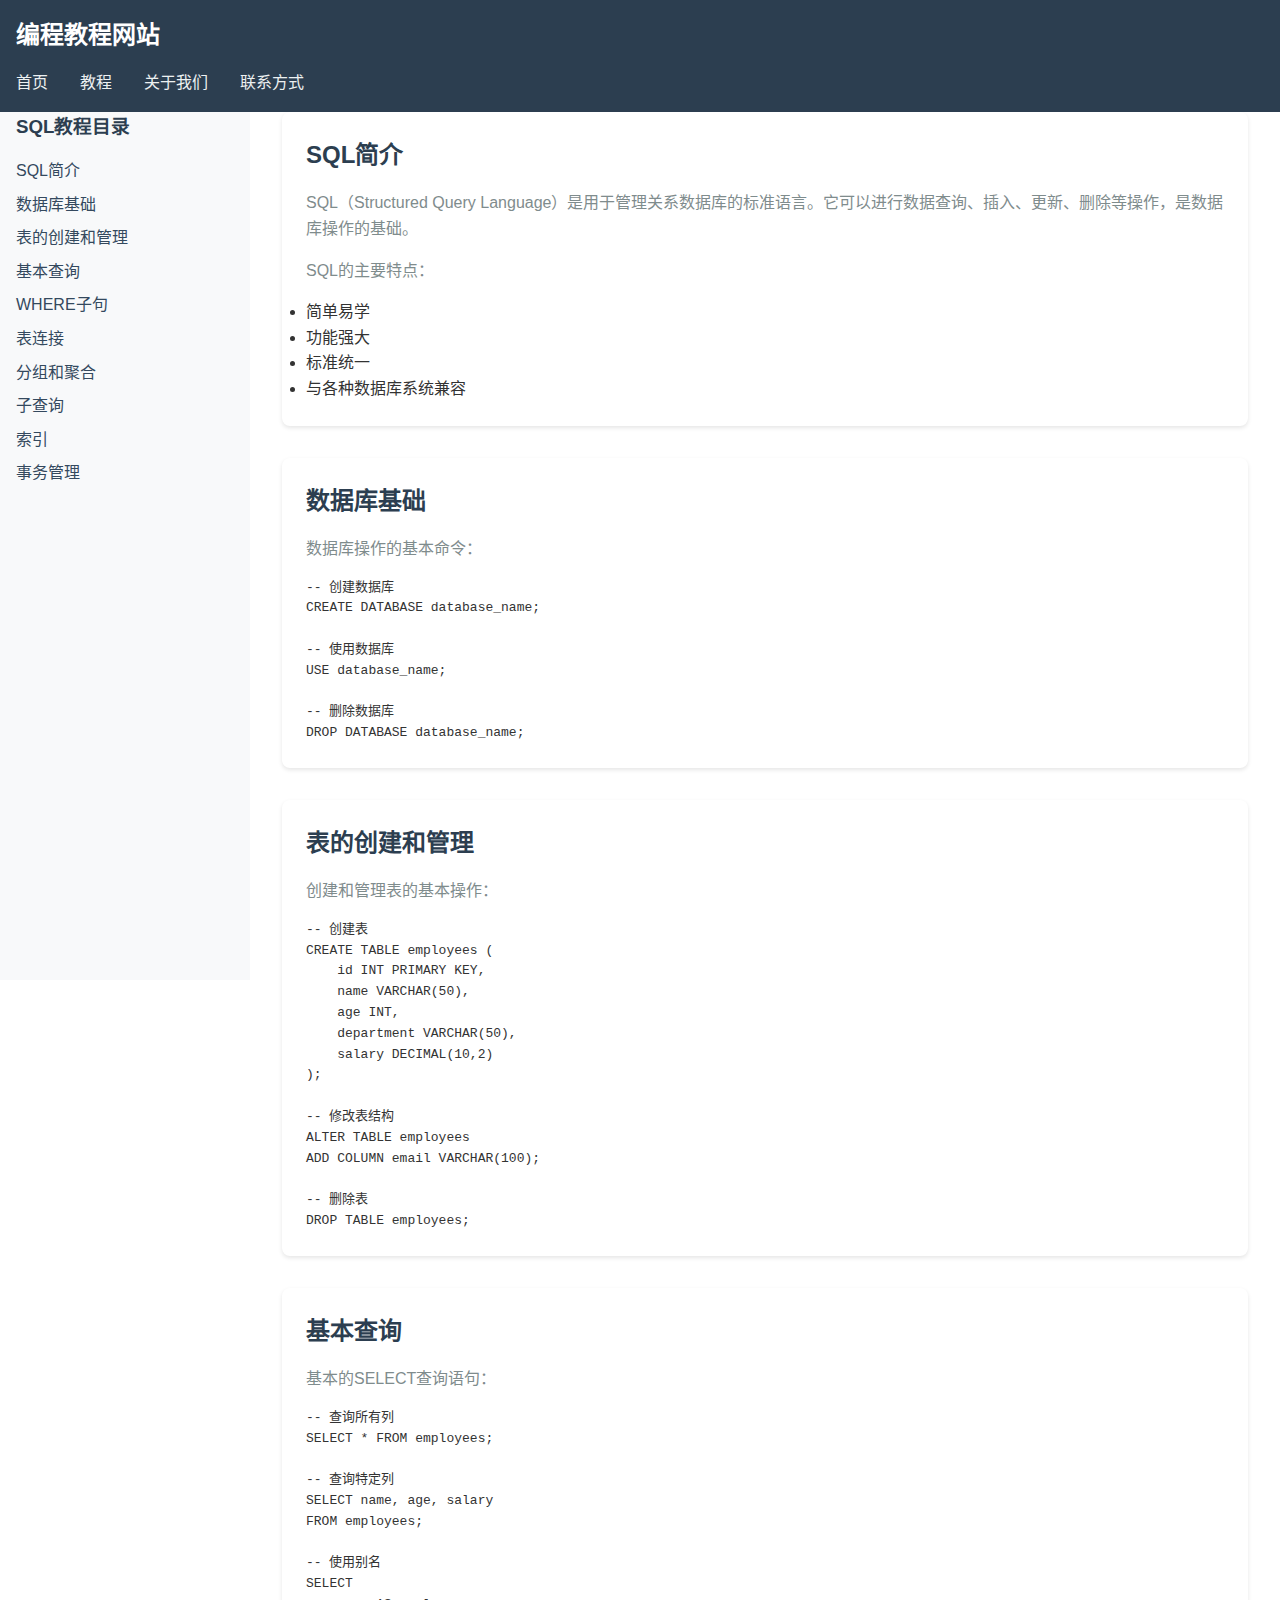
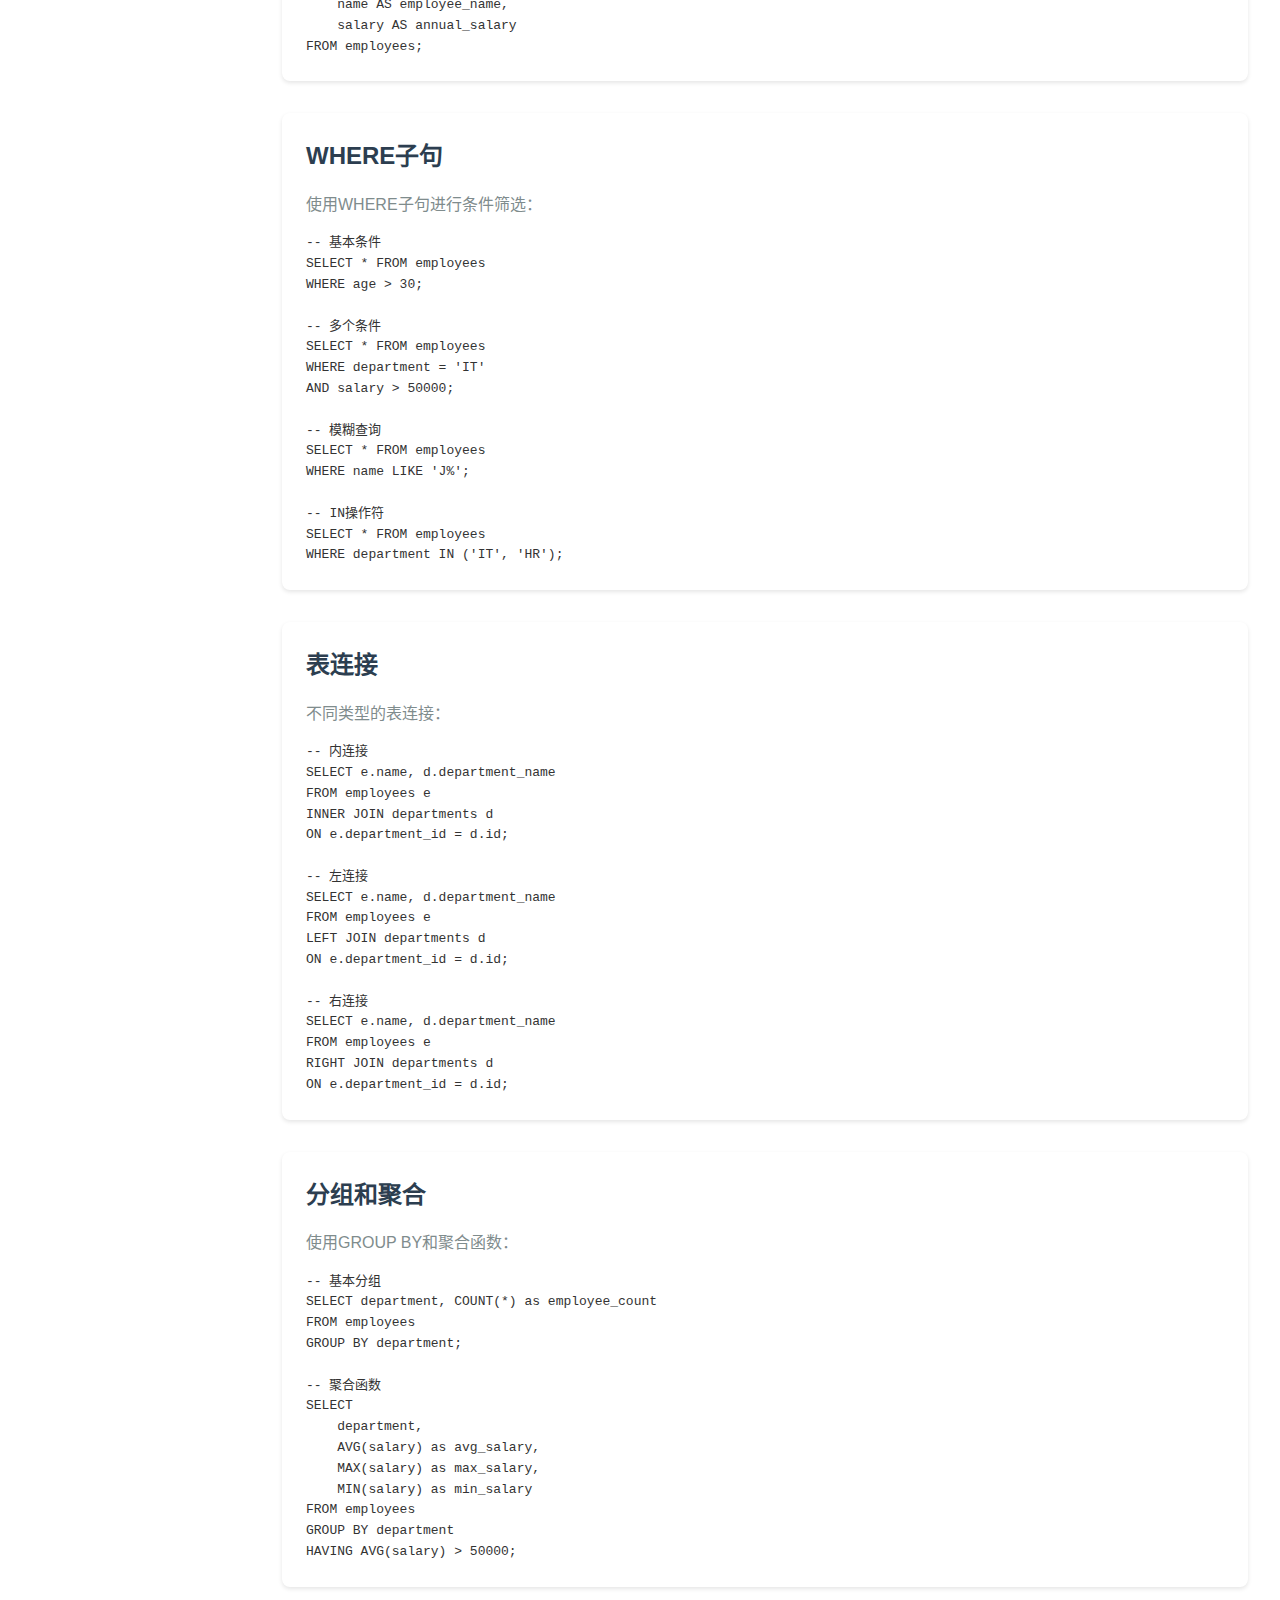
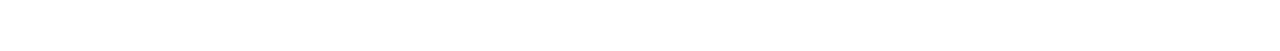
<file: sql/index.html>
<!DOCTYPE html>
<html lang="zh-CN">
<head>
    <meta charset="UTF-8">
    <meta name="viewport" content="width=device-width, initial-scale=1.0">
    <title>SQL教程 - 编程教程网站</title>
    <link rel="stylesheet" href="../styles.css">
</head>
<body>
    <nav class="navbar">
        <a href="../index.html" class="navbar-brand">编程教程网站</a>
        <ul class="nav-links">
            <li><a href="../index.html">首页</a></li>
            <li><a href="#">教程</a></li>
            <li><a href="#">关于我们</a></li>
            <li><a href="#">联系方式</a></li>
        </ul>
    </nav>

    <aside class="sidebar">
        <h3>SQL教程目录</h3>
        <ul>
            <li><a href="#intro">SQL简介</a></li>
            <li><a href="#database">数据库基础</a></li>
            <li><a href="#table">表的创建和管理</a></li>
            <li><a href="#query">基本查询</a></li>
            <li><a href="#where">WHERE子句</a></li>
            <li><a href="#join">表连接</a></li>
            <li><a href="#group">分组和聚合</a></li>
            <li><a href="#subquery">子查询</a></li>
            <li><a href="#index">索引</a></li>
            <li><a href="#transaction">事务管理</a></li>
        </ul>
    </aside>

    <main class="main-content">
        <div class="card" id="intro">
            <h2>SQL简介</h2>
            <p>SQL（Structured Query Language）是用于管理关系数据库的标准语言。它可以进行数据查询、插入、更新、删除等操作，是数据库操作的基础。</p>
            <p>SQL的主要特点：</p>
            <ul>
                <li>简单易学</li>
                <li>功能强大</li>
                <li>标准统一</li>
                <li>与各种数据库系统兼容</li>
            </ul>
        </div>

        <div class="card" id="database">
            <h2>数据库基础</h2>
            <p>数据库操作的基本命令：</p>
            <pre><code>-- 创建数据库
CREATE DATABASE database_name;

-- 使用数据库
USE database_name;

-- 删除数据库
DROP DATABASE database_name;</code></pre>
        </div>

        <div class="card" id="table">
            <h2>表的创建和管理</h2>
            <p>创建和管理表的基本操作：</p>
            <pre><code>-- 创建表
CREATE TABLE employees (
    id INT PRIMARY KEY,
    name VARCHAR(50),
    age INT,
    department VARCHAR(50),
    salary DECIMAL(10,2)
);

-- 修改表结构
ALTER TABLE employees
ADD COLUMN email VARCHAR(100);

-- 删除表
DROP TABLE employees;</code></pre>
        </div>

        <div class="card" id="query">
            <h2>基本查询</h2>
            <p>基本的SELECT查询语句：</p>
            <pre><code>-- 查询所有列
SELECT * FROM employees;

-- 查询特定列
SELECT name, age, salary
FROM employees;

-- 使用别名
SELECT 
    name AS employee_name,
    salary AS annual_salary
FROM employees;</code></pre>
        </div>

        <div class="card" id="where">
            <h2>WHERE子句</h2>
            <p>使用WHERE子句进行条件筛选：</p>
            <pre><code>-- 基本条件
SELECT * FROM employees
WHERE age > 30;

-- 多个条件
SELECT * FROM employees
WHERE department = 'IT'
AND salary > 50000;

-- 模糊查询
SELECT * FROM employees
WHERE name LIKE 'J%';

-- IN操作符
SELECT * FROM employees
WHERE department IN ('IT', 'HR');</code></pre>
        </div>

        <div class="card" id="join">
            <h2>表连接</h2>
            <p>不同类型的表连接：</p>
            <pre><code>-- 内连接
SELECT e.name, d.department_name
FROM employees e
INNER JOIN departments d
ON e.department_id = d.id;

-- 左连接
SELECT e.name, d.department_name
FROM employees e
LEFT JOIN departments d
ON e.department_id = d.id;

-- 右连接
SELECT e.name, d.department_name
FROM employees e
RIGHT JOIN departments d
ON e.department_id = d.id;</code></pre>
        </div>

        <div class="card" id="group">
            <h2>分组和聚合</h2>
            <p>使用GROUP BY和聚合函数：</p>
            <pre><code>-- 基本分组
SELECT department, COUNT(*) as employee_count
FROM employees
GROUP BY department;

-- 聚合函数
SELECT 
    department,
    AVG(salary) as avg_salary,
    MAX(salary) as max_salary,
    MIN(salary) as min_salary
FROM employees
GROUP BY department
HAVING AVG(salary) > 50000;</code></pre>
        </div>
    </main>
</body>
</html>
</file>
<file: styles.css>
/* 全局样式 */
* {
    margin: 0;
    padding: 0;
    box-sizing: border-box;
}

body {
    font-family: 'Segoe UI', Tahoma, Geneva, Verdana, sans-serif;
    line-height: 1.6;
    color: #333;
}

/* 导航栏样式 */
.navbar {
    background-color: #2c3e50;
    padding: 1rem;
    position: fixed;
    width: 100%;
    top: 0;
    z-index: 1000;
}

.navbar-brand {
    color: white;
    font-size: 1.5rem;
    text-decoration: none;
    font-weight: bold;
}

.nav-links {
    list-style: none;
    display: flex;
    gap: 2rem;
    margin-top: 1rem;
}

.nav-links a {
    color: #ecf0f1;
    text-decoration: none;
    transition: color 0.3s;
}

.nav-links a:hover {
    color: #3498db;
}

/* 侧边栏样式 */
.sidebar {
    width: 250px;
    background-color: #f8f9fa;
    height: 100vh;
    position: fixed;
    top: 80px;
    left: 0;
    overflow-y: auto;
    padding: 2rem 1rem;
}

.sidebar h3 {
    color: #2c3e50;
    margin-bottom: 1rem;
}

.sidebar ul {
    list-style: none;
}

.sidebar li {
    margin-bottom: 0.5rem;
}

.sidebar a {
    color: #34495e;
    text-decoration: none;
    transition: color 0.3s;
}

.sidebar a:hover {
    color: #3498db;
}

/* 主要内容区域样式 */
.main-content {
    margin-left: 250px;
    margin-top: 80px;
    padding: 2rem;
}

.card {
    background: white;
    border-radius: 8px;
    box-shadow: 0 2px 4px rgba(0,0,0,0.1);
    padding: 1.5rem;
    margin-bottom: 2rem;
}

.card h2 {
    color: #2c3e50;
    margin-bottom: 1rem;
}

.card p {
    color: #7f8c8d;
    margin-bottom: 1rem;
}

.language-section {
    display: grid;
    grid-template-columns: repeat(auto-fit, minmax(300px, 1fr));
    gap: 2rem;
    margin-top: 2rem;
}

.language-card {
    background: white;
    border-radius: 8px;
    box-shadow: 0 2px 4px rgba(0,0,0,0.1);
    padding: 1.5rem;
    transition: transform 0.3s;
}

.language-card:hover {
    transform: translateY(-5px);
}

.language-card h3 {
    color: #2c3e50;
    margin-bottom: 1rem;
}

.language-card p {
    color: #7f8c8d;
}

/* 响应式设计 */
@media (max-width: 768px) {
    .sidebar {
        width: 100%;
        height: auto;
        position: relative;
        top: 60px;
    }

    .main-content {
        margin-left: 0;
        margin-top: 60px;
    }

    .nav-links {
        flex-direction: column;
        gap: 1rem;
    }

    .language-section {
        grid-template-columns: 1fr;
    }
}
</file>
